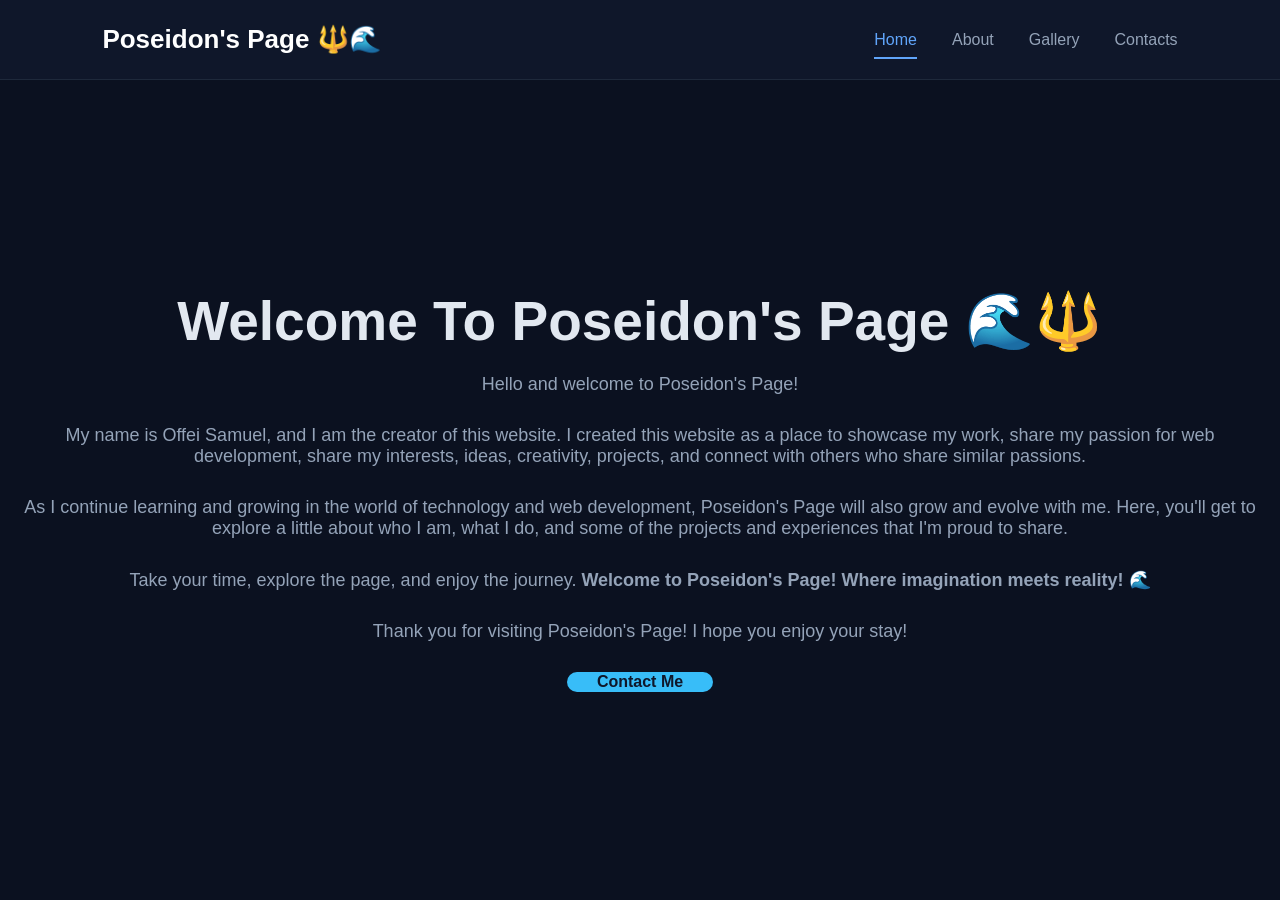
<file: index.html>
<!DOCTYPE html>
<html>
  <head>
    <meta charset="UTF-8">
    <meta name="viewport" content="width=device-width, initial-scale=1.0">
    <title>Home Page</title>

    <!-- Link to my CSS file -->
    <link rel="stylesheet" href="css/style.css">
  </head>
  <body>

    <!-- Header Section -->
    <header class="header">

      <!-- My logo -->
       <a href="index.html" class="logo">
        Poseidon's Page 🔱🌊
      </a>

      <!-- Navigation Bar -->
       <nav class="navbar">
        <a href="index.html" class="active">Home</a>
        <a href="About.html">About</a>
        <a href="Gallery.html">Gallery</a>
        <a href="Contacts.html">Contacts</a>
       </nav>
    </header>

    <!-- Main Content -->
     <main>
      <section class="intro">
        <h1>Welcome To Poseidon's Page 🌊🔱</h1>
        <p>Hello and welcome to Poseidon's Page!</p>
        <p>My name is Offei Samuel, and I am the creator of this website. I created this website as a place to showcase my work, share my passion for web development, share my interests, ideas, creativity, projects, and connect with others who share similar passions.</p>
        <p>As I continue learning and growing in the world of technology and web development, Poseidon's Page will also grow and evolve with me. Here, you'll get to explore a little about who I am, what I do, and some of the projects and experiences that I'm proud to share.</p>
        <p>Take your time, explore the page, and enjoy the journey. <b>Welcome to Poseidon's Page! Where imagination meets reality! 🌊</b></p>
        <p>Thank you for visiting Poseidon's Page! I hope you enjoy your stay!</p>
        <a href="Contacts.html" class="intro-button">Contact Me</a>
      </section>
     </main>
  </body>
</html>
</file>
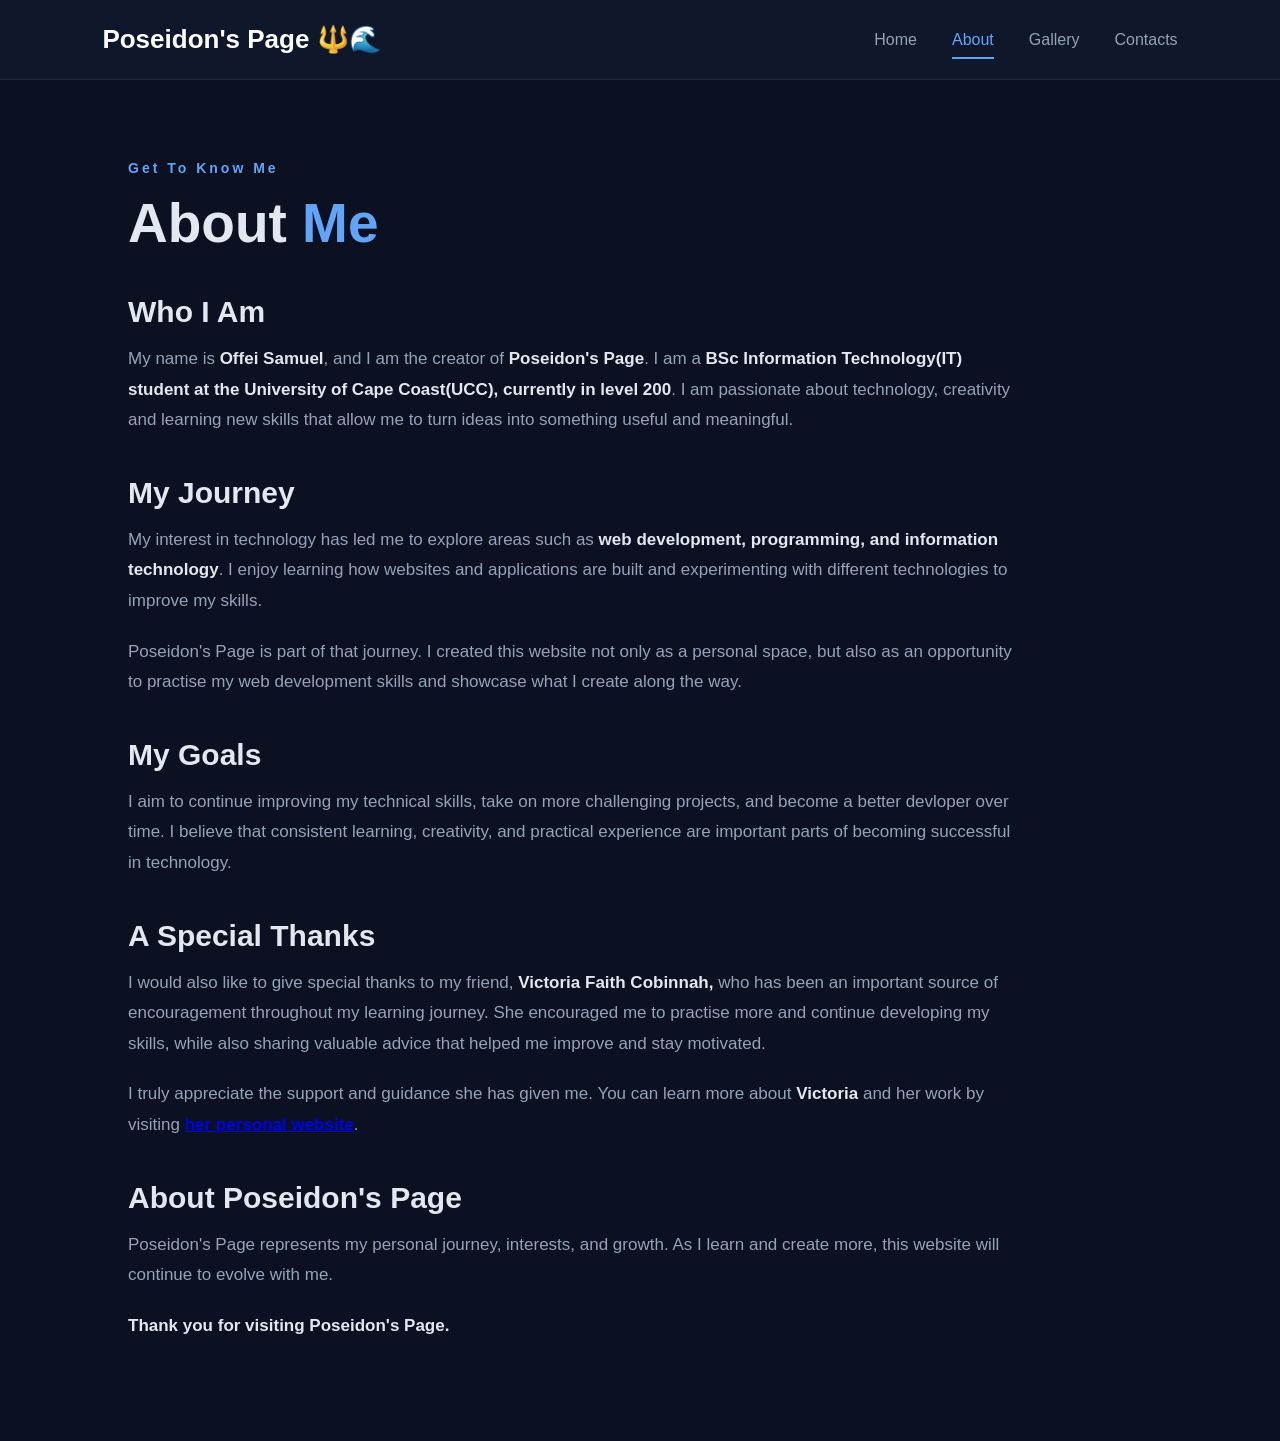
<file: About.html>
<!DOCTYPE html>
<html>
  <head>
    <meta charset="UTF-8">
    <meta name="viewport" content="with=device-width, initial-scale=1.0">
    <title>
      About Me And My Page 
    </title>
    <link rel="stylesheet" href="css/style.css">
  </head>
  <body>

    <!--Header Section-->
    <header class="header">
      <a href="index.html" class="logo">Poseidon's Page 🔱🌊</a>
      <nav class="navbar">
        <a href="index.html">Home</a>
        <a href="About.html" class="active">About</a>
        <a href="Gallery.html">Gallery</a>
        <a href="Contacts.html">Contacts</a>
      </nav>
    </header>

    <!--Main Content-->
    <main>
      <section class="about">
        <div class="about-content">
          <p class="subtittle">Get To Know Me</p>
          <h1>About <span>Me</span></h1>
          <h3>
            Who I Am
          </h3>
          <p>My name is <strong>Offei Samuel</strong>, and I am the creator of <strong>Poseidon's Page</strong>. I am a <strong>BSc Information Technology(IT) student at the University of Cape Coast(UCC), currently in level 200</strong>. I am passionate about technology, creativity and learning new skills that allow me to turn ideas into something useful and meaningful.</p>
          <h3>
            My Journey
          </h3>
          <p>
            My interest in technology has led me to explore areas such as <strong>web development, programming, and information technology</strong>.
            I enjoy learning how websites and applications are built and experimenting with different technologies to improve my skills.
          </p>
          <p>
            Poseidon's Page is part of that journey. 
            I created this website not only as a personal space, but also as an opportunity to practise my web development skills and showcase what I create along the way.
          </p>
          <h3>
            My Goals
          </h3>
          <p>
            I aim to continue improving my technical skills, take on more challenging projects, and become a better devloper over time. 
            I believe that consistent learning, creativity, and practical experience are important parts of becoming successful in technology.
          </p>
          <h3>
            A Special Thanks
          </h3>
          <p>
            I would also like to give special thanks to my friend, <strong>Victoria Faith Cobinnah,</strong> who has been an important source of encouragement throughout my learning journey. 
            She encouraged me to practise more and continue developing my skills, while also sharing valuable advice that helped me improve and stay motivated.
          </p>
          <p>
            I truly appreciate the support and guidance she has given me. You can learn more about <strong>Victoria</strong> and her work by visiting <b><a href="https://victoriafaith-personal-website.netlify.app/">her personal website</a></b>.
          </p>
          <h3>
            About Poseidon's Page
          </h3>
          <p>
            Poseidon's Page represents my personal journey, interests, and growth. 
            As I learn and create more, this website will continue to evolve with me.
          </p>
          <p>
            <strong>Thank you for visiting Poseidon's Page.</strong>
          </p>

        </div>

      </section>

    </main>

  </body>
</html>
</file>
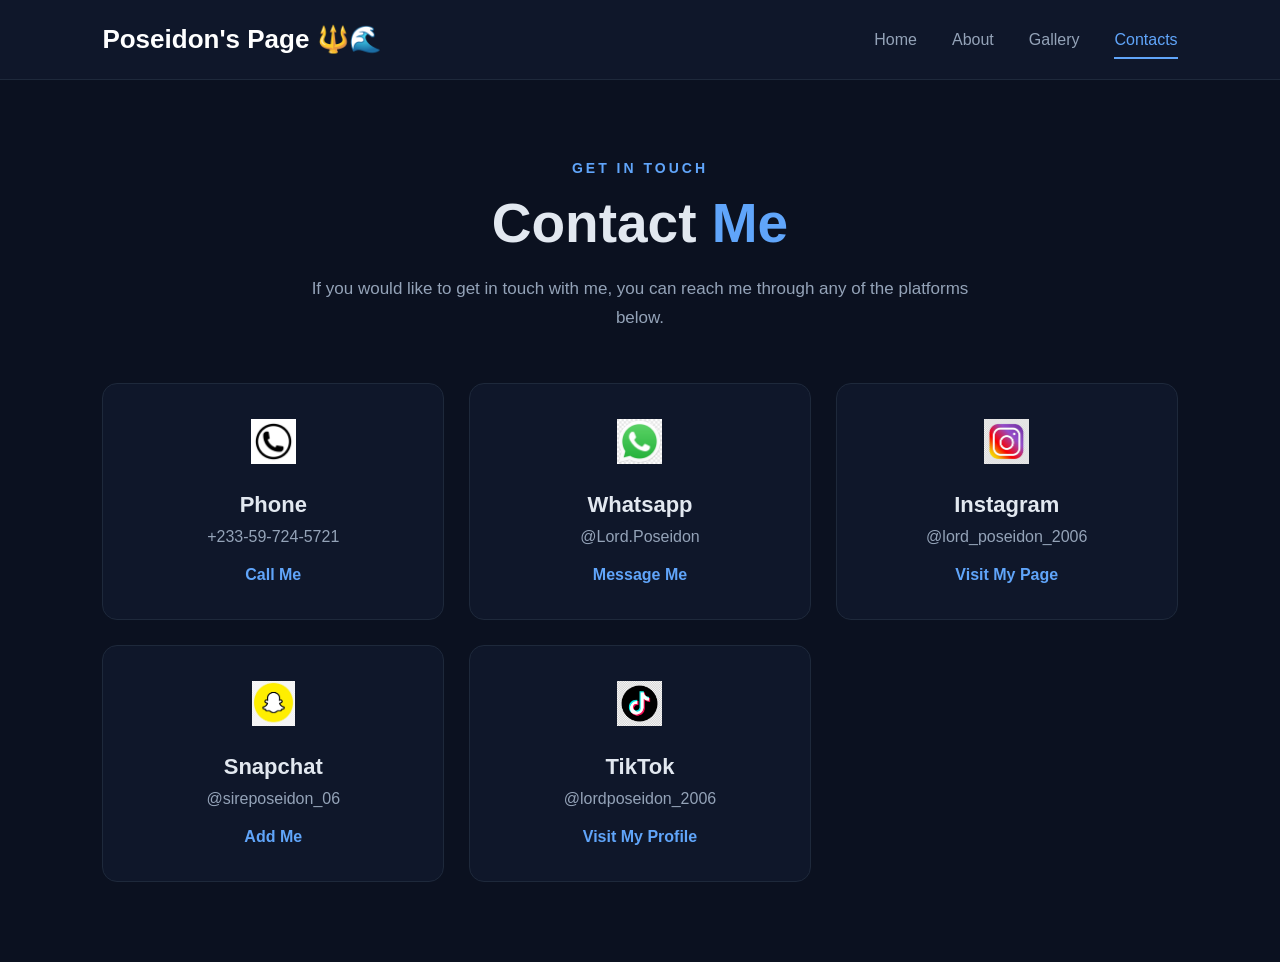
<file: Contacts.html>
<!DOCTYPE html>
<html lang="en">
<head>
<meta charset="UTF-8">
<meta name="viewport" content="width=device-width, initiial-scale=1.0">
<title>Contact</title>
<link rel="stylesheet" href="css/style.css">

</head>

<body>
  <!-- Header -->
   <header class="header">
    <a href="index.html" class="logo">
      Poseidon's Page 🔱🌊
    </a>

    <nav class="navbar">
      <a href="index.html">Home</a>
      <a href="About.html">About</a>
      <a href="Gallery.html">Gallery</a>
      <a href="Contacts.html" class="active">Contacts</a>
    </nav>
   </header>
   <!--Main Content-->
   <main>
    <section class="contact">
      <div class="contact-heading">
        <p class="subtittle">GET IN TOUCH</p>
        <h1>Contact <span>Me</span></h1>
        <p>
          If you would like to get in touch with me, you can reach me through any of the platforms below.
        </p>

      </div>
      <div class="contact-container">
      <!--Phone-->
      <div class="contact-card">
        <div class="contact-icon">
          <img src="images/phone.jpg" alt="Phone">
        </div>
        <h3>Phone</h3>
        <p>+233-59-724-5721</p>
        <a href="tel:+233597245721">
          Call Me
        </a>

      </div>

      <!--WhatsApp-->
      <div class="contact-card">
        <div class="contact-icon">
          <img src="images/whatsapp1.jpg" alt="Whatsapp">
        </div>
        <h3>Whatsapp</h3>
        <p>@Lord.Poseidon</p>
        <a href="https://wa.me/+233597245721">Message Me</a>

      </div>
      <!--Instagram-->
      <div class="contact-card">
        <div class="contact-icon">
          <img src="images/ig1.jpg" alt="Instagram">
        </div>
        <h3>Instagram</h3>
        <p>@lord_poseidon_2006</p>
        <a href="https://www.instagram.com/lord_poseidon_2006" target="_blank">Visit My Page</a>

      </div>
      <!--Snapchat-->
      <div class="contact-card">
        <div class="contact-icon">
          <img src="images/snapchat png.jpg" alt="Snapchat">
        </div>
        <h3>
          Snapchat
        </h3>
        <p>@sireposeidon_06</p>
        <a href="https://www.snapchat.com/add/sireposeidon_06" target="_blank">Add Me</a>

      </div>
      <!--TikTok-->
      <div class="contact-card">
        <div class="contact-icon">
          <img src="images/Tik Tok1.jpg" alt="TikTok">
        </div>
        <h3>TikTok</h3>
        <p>@lordposeidon_2006</p>
        <a href="https://www.tiktok.com/@lordposeidon_2006?_r=1&_t=ZS-99CwDypQjTk">Visit My Profile</a>

      </div>

      </div>
    </section>
   </main>

</body>

</html>
</file>
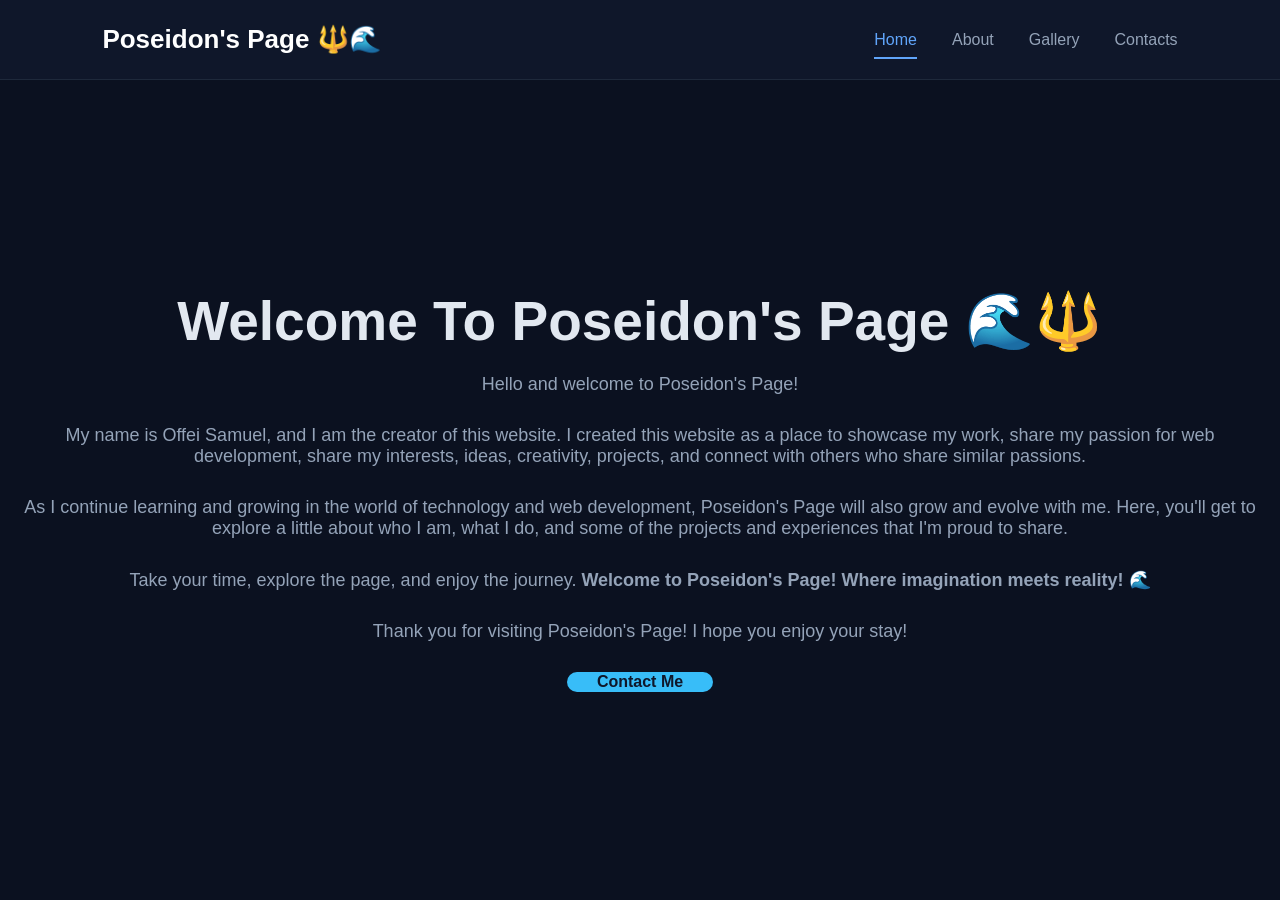
<file: Firstpage.html>
<!DOCTYPE html>
<html>
  <head>
    <meta charset="UTF-8">
    <meta name="viewport" content="width=device-width, initial-scale=1.0">
    <title>Home Page</title>

    <!-- Link to my CSS file -->
    <link rel="stylesheet" href="css/main.css">
  </head>
  <body>

    <!-- Header Section -->
    <header class="header">

      <!-- My logo -->
       <a href="#" class="logo">
        Poseidon's Page 🔱🌊
      </a>

      <!-- Navigation Bar -->
       <nav class="navbar">
        <a href="#" class="active">Home</a>
        <a href="About.html">About</a>
        <a href="Gallery.html">Gallery</a>
        <a href="Contacts.html">Contacts</a>
       </nav>
    </header>

    <!-- Main Content -->
     <main>
      <section class="intro">
        <h1>Welcome To Poseidon's Page 🌊🔱</h1>
        <p>Hello and welcome to Poseidon's Page!</p>
        <p>My name is Offei Samuel, and I am the creator of this website. I created this website as a place to showcase my work, share my passion for web development, share my interests, ideas, creativity, projects, and connect with others who share similar passions.</p>
        <p>As I continue learning and growing in the world of technology and web development, Poseidon's Page will also grow and evolve with me. Here, you'll get to explore a little about who I am, what I do, and some of the projects and experiences that I'm proud to share.</p>
        <p>Take your time, explore the page, and enjoy the journey. <b>Welcome to Poseidon's Page! Where imagination meets reality! 🌊</b></p>
        <p>Thank you for visiting Poseidon's Page! I hope you enjoy your stay!</p>
        <a href="Contact.html" class="intro-button">Contact Me</a>
      </section>
     </main>
  </body>
</html>
</file>
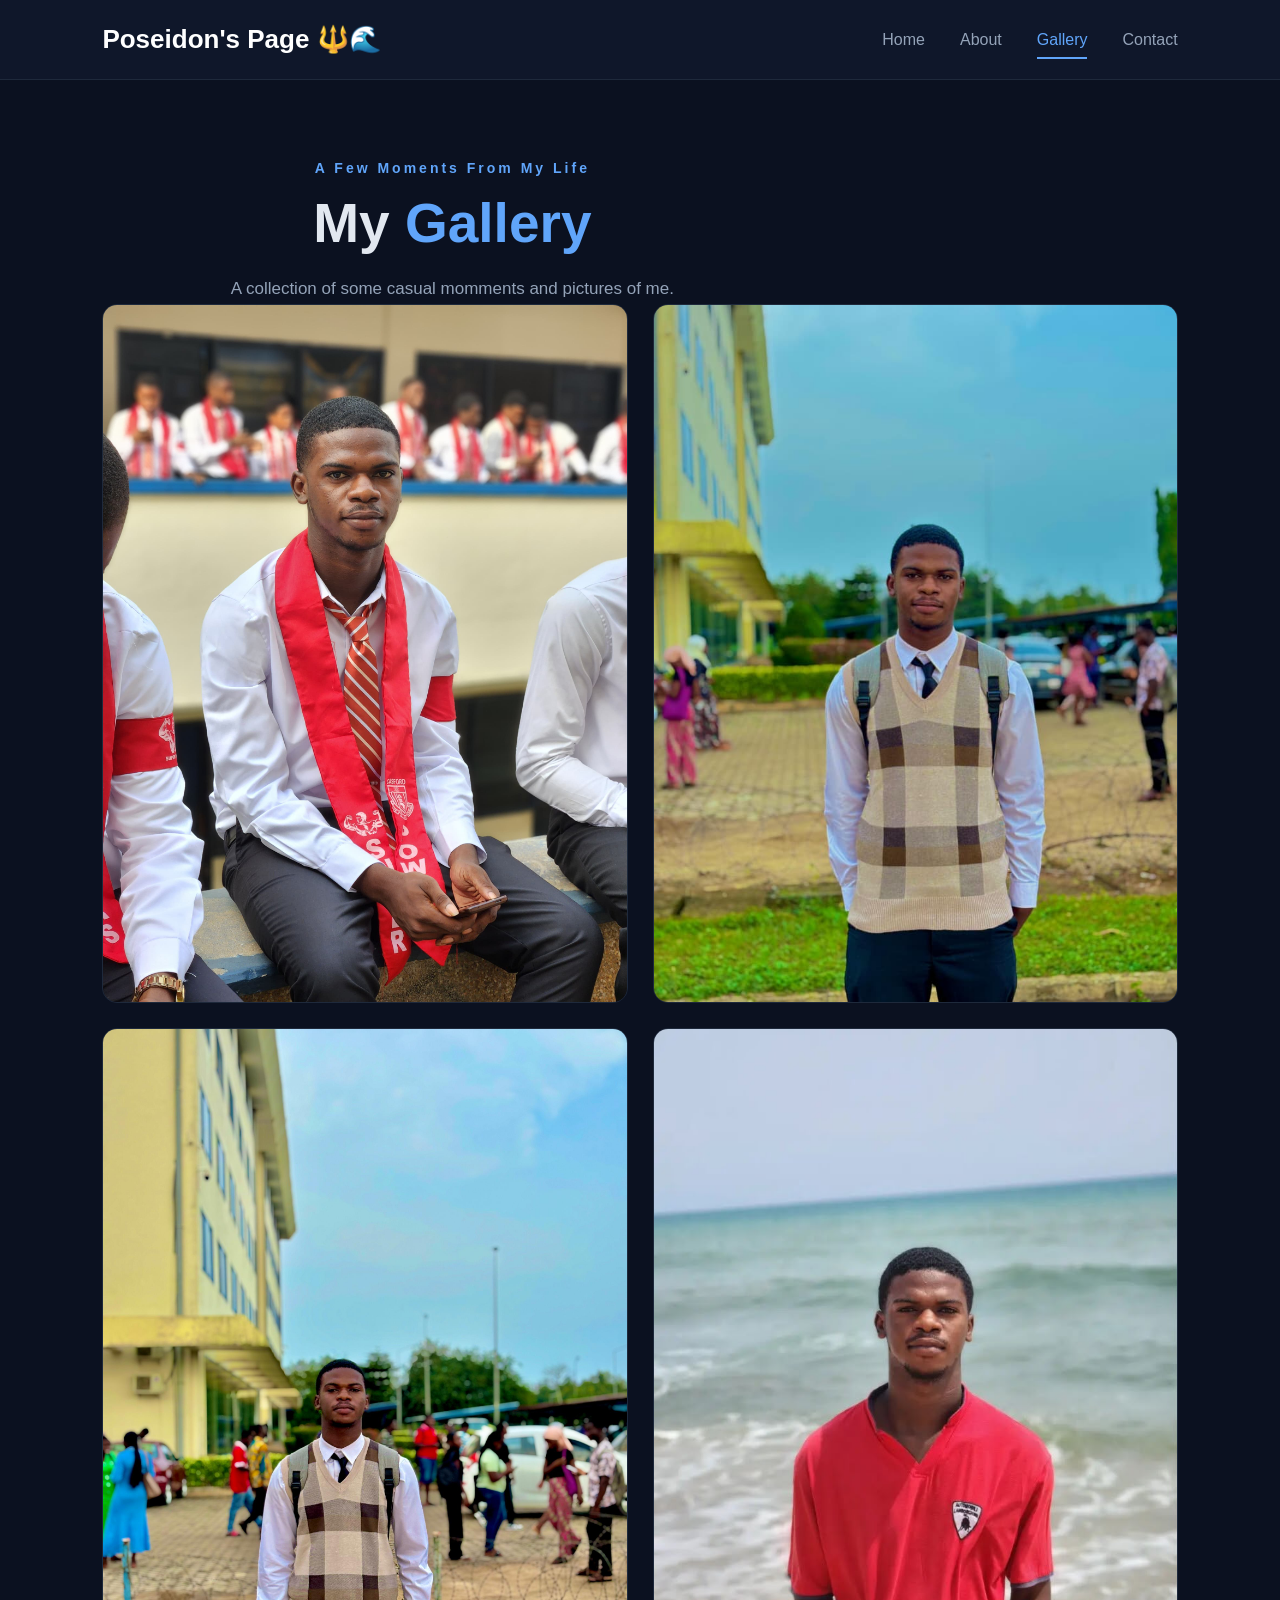
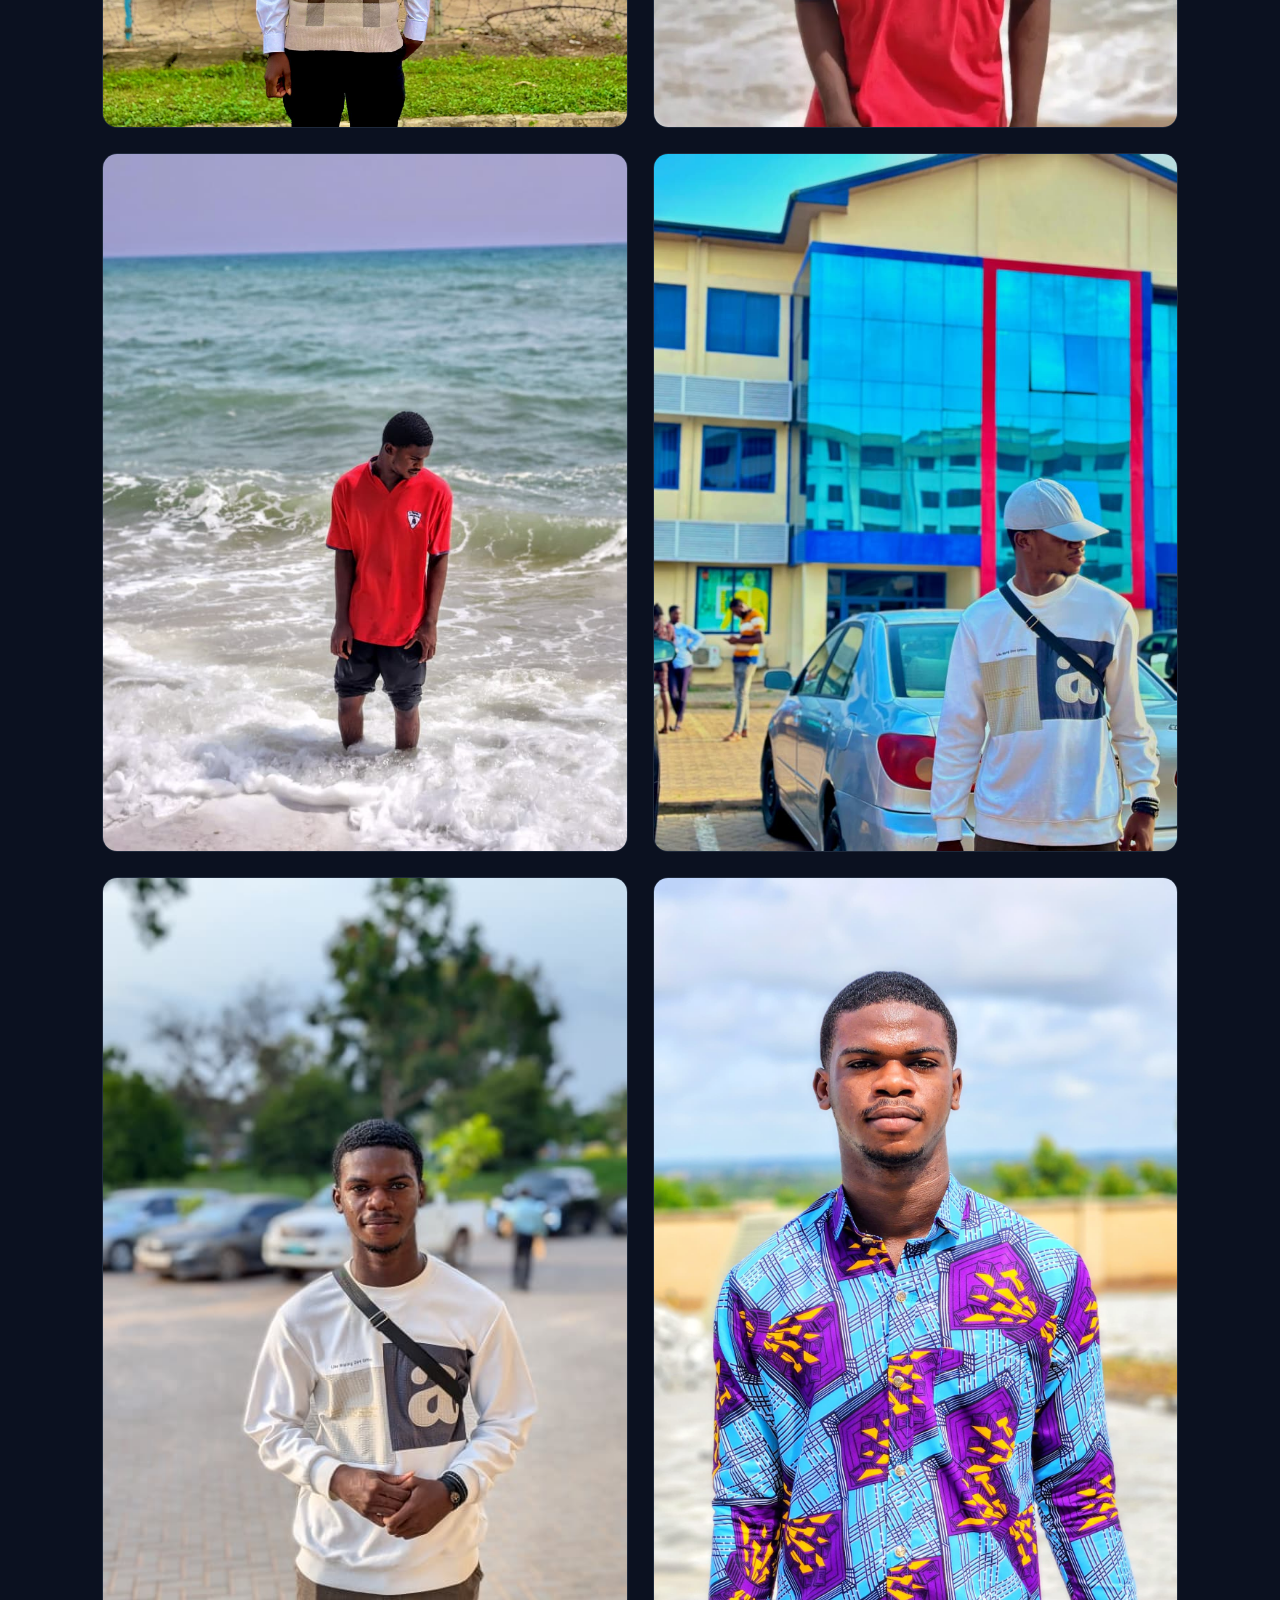
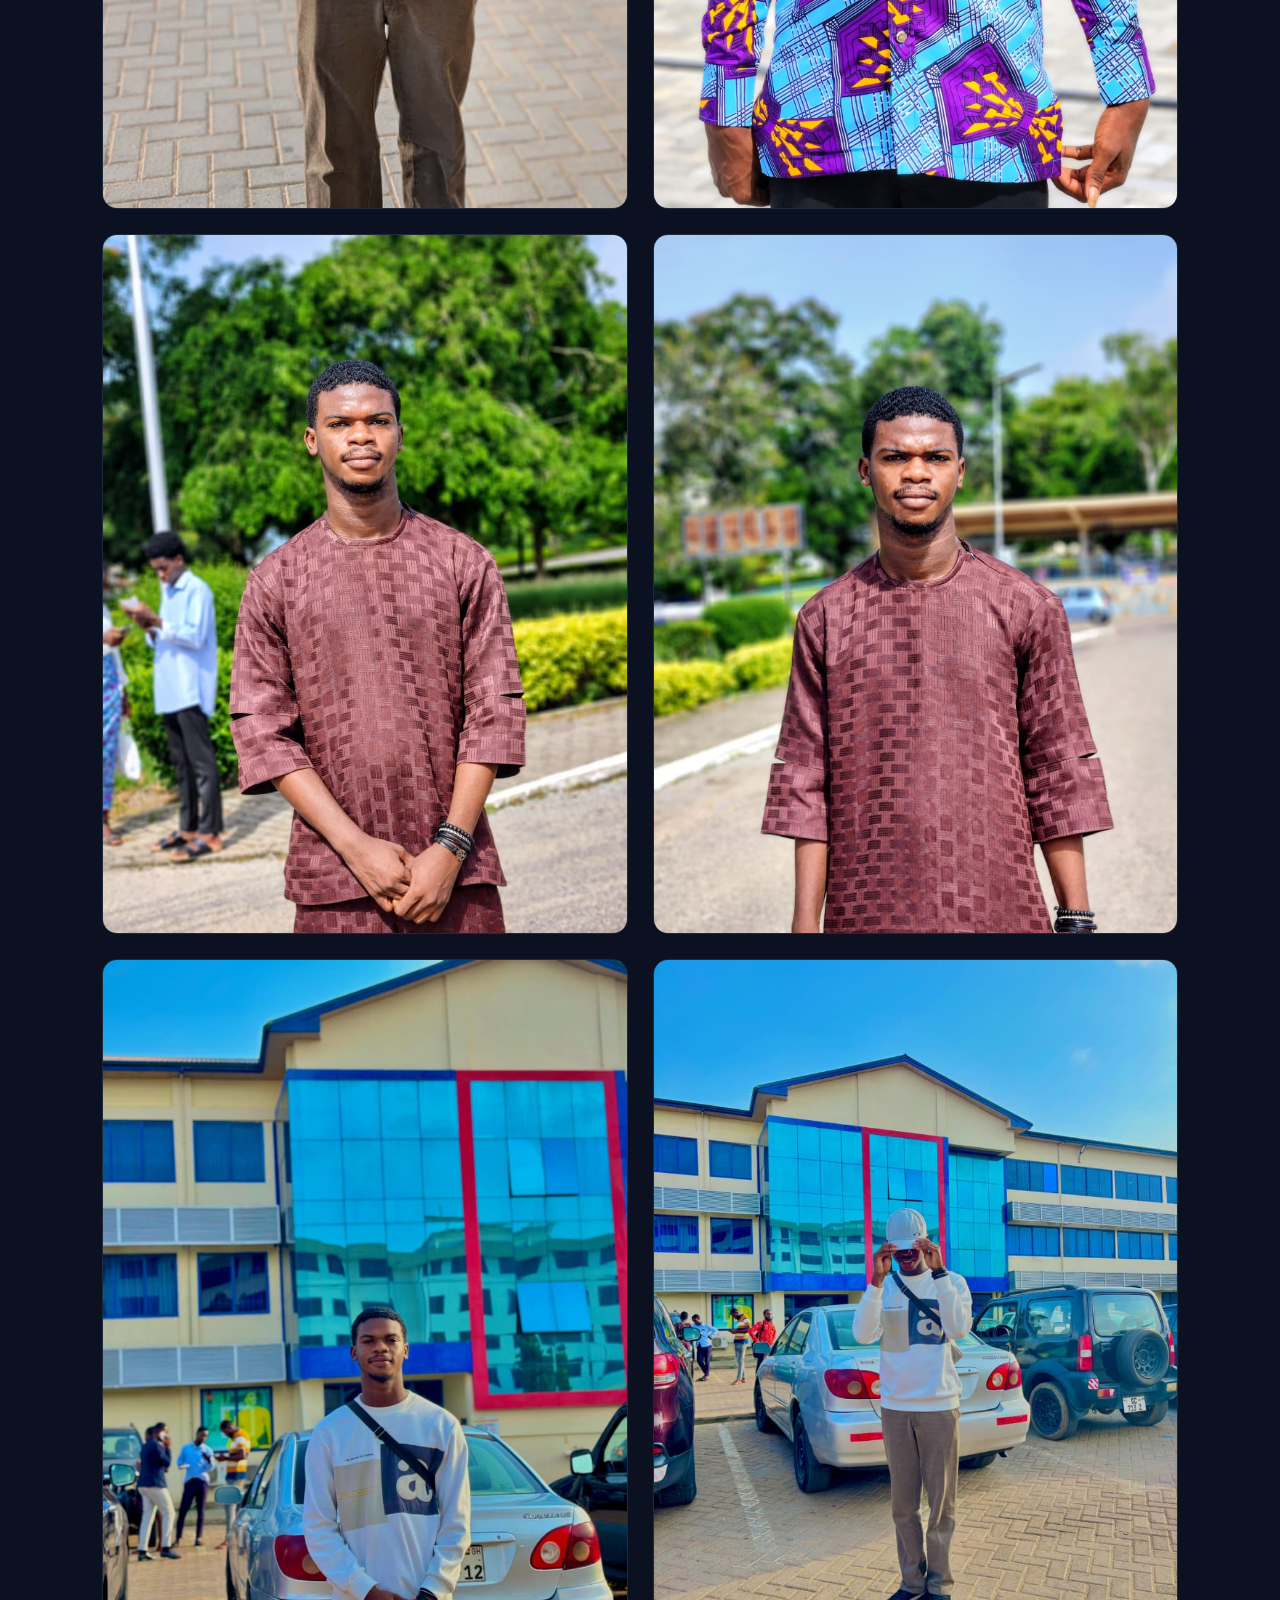
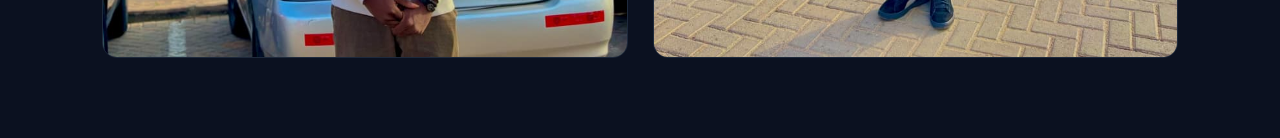
<file: Gallery.html>
<!DOCTYPE html>
<htm lang="en">
<head>

<meta charset="UTF-8">
<meta name="viewport" content="width=device-width, initial-scale=1.0">
<title> My Gallery</title>

<link rel="stylesheet" href="css/style.css">

</head>  

<body>
<!--Header-->
<header class="header">
<a href="index.html" class="logo">
  Poseidon's Page 🔱🌊
</a>
<nav class="navbar">
<a href="index.html">Home</a>
<a href="About.html">About</a>
<a href="Gallery.html" class="active">Gallery</a>
<a href="Contacts.html">Contact</a>
</nav>

</header>
<!--Main Section-->
<main>
  <section class="gallery">
    <div class="gallery-heading">
      <p class="subtittle">
        A Few Moments From My Life
      </p>
      <h1>My <span>Gallery</span></h1>
      <p>A collection of some casual momments and pictures of me.</p>
    </div>
    <div class="gallery-grid">
      <div class="gallery-item">
        <img src="images/1.jpeg" alt="Photo of Me">
      </div>
      <div class="gallery-item">
        <img src="images/2.jpeg" alt="Photo of Me">
      </div>
      <div class="gallery-item">
        <img src="images/3.jpeg" alt="Photo of Me">
      </div>
      <div class="gallery-item">
        <img src="images/4.jpeg" alt="Photo of Me">
      </div>
      <div class="gallery-item">
        <img src="images/5.jpeg" alt="Photo of Me">
      </div>
      <div class="gallery-item">
        <img src="images/6.jpeg" alt="Photo of Me">
      </div>
      <div class="gallery-item">
        <img src="images/7.jpeg" alt="Photo of Me">
      </div>
      <div class="gallery-item">
        <img src="images/8.jpeg" alt="Photo of Me" class="fill-image">
      </div>
      <div class="gallery-item">
        <img src="images/9.jpeg" alt="Photo of Me">
      </div>
      <div class="gallery-item">
        <img src="images/10.jpeg" alt="Photo of Me">
      </div>
      <div class="gallery-item">
        <img src="images/11.jpeg" alt="Photo of Me">
      </div>
      <div class="gallery-item">
        <img src="images/12.jpeg" alt="Photo of Me">
      </div>


    </div>
  </section>
</main>

</body>

</html>
</file>
<file: css/style.css>
*{
  margin: 0;
  padding: 0;
  box-sizing: border-box;
}

body{
  font-family: Arial, Helvetica, sans-serif;
  background: #0B1120;
  color: #E2E8F0;
}

.header{
  width: 100%;
  height: 80px;
  display: flex;
  align-items: center;
  justify-content: space-between;
  padding: 0 8%;
  background: #0f172a;
  border-bottom: 1px solid #1e293b ;
  position: sticky;
  top: 0;
  z-index: 1000;
}

.logo{
  color: white;
  text-decoration: none;
  font-size: 26px;
  font-weight: bold;
  transition: 0.3s;
}

.logo:hover{
  transform: scale(1.08);
  color: #38bdf8;
}

.navbar{
  display: flex;
  gap: 35px;

}

.navbar a{
  position: relative;
  color: #94a3b8;
  text-decoration: none;
  font-size: 16px;
  font-weight: 500;
  padding: 10px 0;
  transition: color 0.3s ease;
}

.navbar a:hover,.navbar a.active{
  color: #60a5fa;
}

.navbar a::after{
  content: "";
  position: absolute;
  width: 0;
  height: 2px;
  left: 0;
  bottom: 0;
  background: #60a5fa;
  transition: 0.3s;
}

.navbar a:hover::after,.navbar a.active::after{
  width: 100%;
}

.intro{
  min-height: calc(100vh - 80px);
  display: flex;
  flex-direction: column;
  justify-content: center;
  align-items: center;
  text-align: center;
  padding: 20px;
}

.intro h1{
  font-size: 55px;
  margin-bottom: 20px;
  animation: slideDown 1s ease;
}

.intro p{
  color: #94a3b8;
  font-size: 18px;
  margin-bottom: 30px;
  animation: fadeIn 1.5s ease;
}

.intro-button{
  display: inline-block;
  padding: 1px 30px;
  background: #38bdf8;
  color: #0f172a;
  text-decoration: none;
  border-radius: 30px;
  font-weight: bold;
  transition: 0.3s;
  animation: fadeIn 2s ease;
}

.intro-button:hover{
  transform: translateY(-5px);
  box-shadow: 0 10px 30px rgba(56, 189, 248, 0.3);
}

@keyframes slideDown{
  from{
    opacity: 0;
    transform: translateY(-30px);
  }

  to{
    opacity: 1;
    transform: translateY(0);
  }
}

@keyframes fadeIn{
  from{
    opacity: 0;
  }

  to{
    opacity: 1;
  }
}

.about{
  min-height: calc(100vh - 80px);
  display: flex;
  align-items: center;
  padding: 80px 10%;
}

.about-content{
  max-width: 900px;
  animation: fadeIn 1s ease;
}

.subtittle{
  color: #60A5FA;
  font-size: 14px;
  font-weight: bold;
  letter-spacing: 3px;
  margin-bottom: 15px;
}

.about h1{
  font-size: 55px;
  margin-bottom: 30px;
}

.about h1 span{
  color: #60A5FA;
}

.about-content p:not(.subtittle){
color: #94A3B8;
font-size: 17px;
line-height: 1.8;
margin-bottom: 20px;
}

.about-content strong{
  color: #E2E8F0;
}

.about h3{
  font-size: 30px;
  margin-top: 40px;
  margin-bottom: 15px;
  color: #E2E8F0;
}

@keyframes fadeIn {
  from {
    opacity: 0;
    transform: translateY(25px);
  }

  to {
    opacity: 1;
    transform: translateY(0);
  }
}

.gallery{
  min-height: calc(100vh - 80px);
  padding: 80px 8%;
  animation: fadeIn 1s ease;
}

.gallery-heading{
  text-align: center;
  max-width: 700px;
  margin-bottom: 0 auto 50px;
}

.gallery-heading h1{
  font-size: 55px;
  margin-bottom: 20px;
}

.gallery-heading h1 span{
  color: #60A5FA;
}

.gallery-heading > p:last-child{
  color: #94A3B8;
  font-size: 17px;
  line-height: 1.7;
}

.gallery-grid{
  max-width: 1100px;
  margin: auto;
  display: grid;
  grid-template-columns: repeat(2, 1fr);
  gap: 25px;
}

.gallery-item{
  overflow: hidden;
  border-radius: 15px;
  background: #0F172A;
  border: 1px solid #1E293B;
  cursor: pointer;
  transition: 0.4s ease;
}

.gallery-item img{
  width: 100%;
  height: auto;
  object-fit: contain;
  display: block;
  transition: transform 0.5s ease;
}

.fill-image{
  width: 100% !important;
  height: 100% !important;
  object-fit: cover !important;
}

.gallery-item:hover{
  transform: translateY(-5px);
  border-color: #60A5FA;
  box-shadow: 0 15px 35px rgba(0, 0, 0, 0.3);
}

.gallery-item:hover img{
  transform: scale(1.03);
  
}

.contact{
  min-height: calc(100vh - 80px);
  padding: 80px 8%;
  animation: fadeIn 1s ease;
}

.contact-heading{
  max-width: 700px;
  text-align: center;
  margin: 0 auto 50px;
}

.contact-heading h1{
  font-size: 55px;
  margin-bottom: 20px;
}

.contact-heading h1 span{
  color: #60A5FA;
}

.contact-heading > p:last-child{
  color: #94A3B8;
  font-size: 17px;
  line-height: 1.7;
}

.contact-container{
  max-width: 1100px;
  margin: auto;
  display: grid;
  grid-template-columns: repeat(3, 1fr);
  gap: 25px;
}

.contact-card{
  background: #0F172A;
  border: 1px solid #1E293B;
  border-radius: 15px;
  padding: 35px 25px;
  text-align: center;
  transition: 0.4s ease;
}

.contact-card:hover{
  transform: translateY(-8px);
  border-color: #60A5FA;
  box-shadow: 0 15px 35px rgba(0, 0, 0, 0.3);
}

.contact-icon{
  font-size: 35px;
  margin-bottom: 20px;
}

.contact-icon img{
  width: 45px;
  height: 45px;
  object-fit: contain;
}

.contact-card h3{
  color: #E2E8F0;
  font-size: 22px;
  margin-bottom: 10px;
}

.contact-card p{
  color: #94A3B8;
  margin-bottom: 20px;
}

.contact-card a{
  display: inline-block;
  color: #60A5FA;
  text-decoration: none;
  font-weight: 600;
  transition: 0.3s ease;
}

.contact-card a:hover{
  color: #93C5FD;
}
</file>
<file: css/main.css>
*{
  margin: 0;
  padding: 0;
  box-sizing: border-box;
}

body{
  font-family: Arial, Helvetica, sans-serif;
  background: #0B1120;
  color: #E2E8F0;
}

.header{
  width: 100%;
  height: 80px;
  display: flex;
  align-items: center;
  justify-content: space-between;
  padding: 0 8%;
  background: #0f172a;
  border-bottom: 1px solid #1e293b ;
  position: sticky;
  top: 0;
  z-index: 1000;
}

.logo{
  color: white;
  text-decoration: none;
  font-size: 26px;
  font-weight: bold;
  transition: 0.3s;
}

.logo:hover{
  transform: scale(1.08);
  color: #38bdf8;
}

.navbar{
  display: flex;
  gap: 35px;

}

.navbar a{
  position: relative;
  color: #94a3b8;
  text-decoration: none;
  font-size: 16px;
  font-weight: 500;
  padding: 10px 0;
  transition: color 0.3s ease;
}

.navbar a:hover,.navbar a.active{
  color: #60a5fa;
}

.navbar a::after{
  content: "";
  position: absolute;
  width: 0;
  height: 2px;
  left: 0;
  bottom: 0;
  background: #60a5fa;
  transition: 0.3s;
}

.navbar a:hover::after,.navbar a.active::after{
  width: 100%;
}

.intro{
  min-height: calc(100vh - 80px);
  display: flex;
  flex-direction: column;
  justify-content: center;
  align-items: center;
  text-align: center;
  padding: 20px;
}

.intro h1{
  font-size: 55px;
  margin-bottom: 20px;
  animation: slideDown 1s ease;
}

.intro p{
  color: #94a3b8;
  font-size: 18px;
  margin-bottom: 30px;
  animation: fadeIn 1.5s ease;
}

.intro-button{
  display: inline-block;
  padding: 1px 30px;
  background: #38bdf8;
  color: #0f172a;
  text-decoration: none;
  border-radius: 30px;
  font-weight: bold;
  transition: 0.3s;
  animation: fadeIn 2s ease;
}

.intro-button:hover{
  transform: translateY(-5px);
  box-shadow: 0 10px 30px rgba(56, 189, 248, 0.3);
}

@keyframes slideDown{
  from{
    opacity: 0;
    transform: translateY(-30px);
  }

  to{
    opacity: 1;
    transform: translateY(0);
  }
}

@keyframes fadeIn{
  from{
    opacity: 0;
  }

  to{
    opacity: 1;
  }
}

.about{
  min-height: calc(100vh - 80px);
  display: flex;
  align-items: center;
  padding: 80px 10%;
}

.about-content{
  max-width: 900px;
  animation: fadeIn 1s ease;
}

.subtittle{
  color: #60A5FA;
  font-size: 14px;
  font-weight: bold;
  letter-spacing: 3px;
  margin-bottom: 15px;
}

.about h1{
  font-size: 55px;
  margin-bottom: 30px;
}

.about h1 span{
  color: #60A5FA;
}

.about-content p:not(.subtittle){
color: #94A3B8;
font-size: 17px;
line-height: 1.8;
margin-bottom: 20px;
}

.about-content strong{
  color: #E2E8F0;
}

.about h3{
  font-size: 30px;
  margin-top: 40px;
  margin-bottom: 15px;
  color: #E2E8F0;
}

@keyframes fadeIn {
  from {
    opacity: 0;
    transform: translateY(25px);
  }

  to {
    opacity: 1;
    transform: translateY(0);
  }
}

.gallery{
  min-height: calc(100vh - 80px);
  padding: 80px 8%;
  animation: fadeIn 1s ease;
}

.gallery-heading{
  text-align: center;
  max-width: 700px;
  margin-bottom: 0 auto 50px;
}

.gallery-heading h1{
  font-size: 55px;
  margin-bottom: 20px;
}

.gallery-heading h1 span{
  color: #60A5FA;
}

.gallery-heading > p:last-child{
  color: #94A3B8;
  font-size: 17px;
  line-height: 1.7;
}

.gallery-grid{
  max-width: 1100px;
  margin: auto;
  display: grid;
  grid-template-columns: repeat(2, 1fr);
  gap: 25px;
}

.gallery-item{
  overflow: hidden;
  border-radius: 15px;
  background: #0F172A;
  border: 1px solid #1E293B;
  cursor: pointer;
  transition: 0.4s ease;
}

.gallery-item img{
  width: 100%;
  height: auto;
  object-fit: contain;
  display: block;
  transition: transform 0.5s ease;
}

.fill-image{
  width: 100% !important;
  height: 100% !important;
  object-fit: cover !important;
}

.gallery-item:hover{
  transform: translateY(-5px);
  border-color: #60A5FA;
  box-shadow: 0 15px 35px rgba(0, 0, 0, 0.3);
}

.gallery-item:hover img{
  transform: scale(1.03);
  
}

.contact{
  min-height: calc(100vh - 80px);
  padding: 80px 8%;
  animation: fadeIn 1s ease;
}

.contact-heading{
  max-width: 700px;
  text-align: center;
  margin: 0 auto 50px;
}

.contact-heading h1{
  font-size: 55px;
  margin-bottom: 20px;
}

.contact-heading h1 span{
  color: #60A5FA;
}

.contact-heading > p:last-child{
  color: #94A3B8;
  font-size: 17px;
  line-height: 1.7;
}

.contact-container{
  max-width: 1100px;
  margin: auto;
  display: grid;
  grid-template-columns: repeat(3, 1fr);
  gap: 25px;
}

.contact-card{
  background: #0F172A;
  border: 1px solid #1E293B;
  border-radius: 15px;
  padding: 35px 25px;
  text-align: center;
  transition: 0.4s ease;
}

.contact-card:hover{
  transform: translateY(-8px);
  border-color: #60A5FA;
  box-shadow: 0 15px 35px rgba(0, 0, 0, 0.3);
}

.contact-icon{
  font-size: 35px;
  margin-bottom: 20px;
}

.contact-icon img{
  width: 45px;
  height: 45px;
  object-fit: contain;
}

.contact-card h3{
  color: #E2E8F0;
  font-size: 22px;
  margin-bottom: 10px;
}

.contact-card p{
  color: #94A3B8;
  margin-bottom: 20px;
}

.contact-card a{
  display: inline-block;
  color: #60A5FA;
  text-decoration: none;
  font-weight: 600;
  transition: 0.3s ease;
}

.contact-card a:hover{
  color: #93C5FD;
}
</file>
